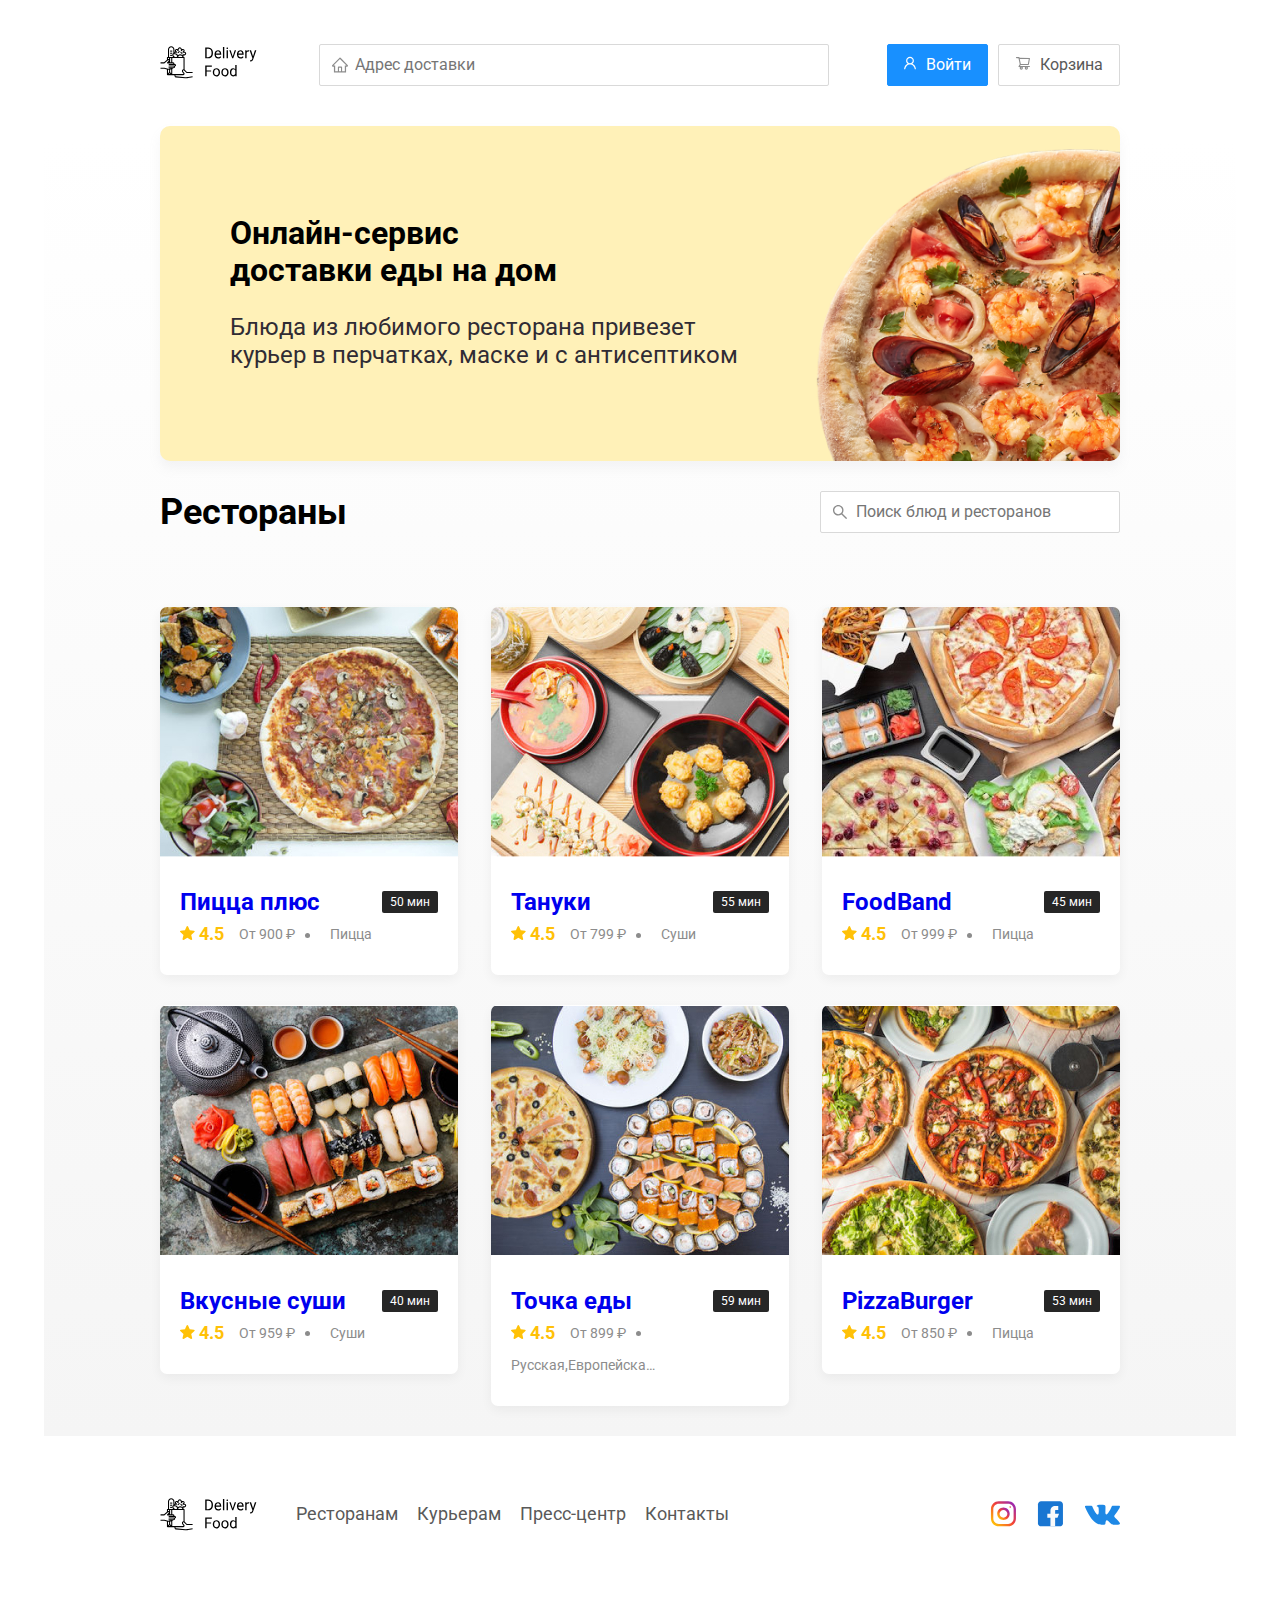
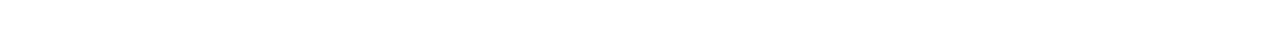
<file: index.html>
<!DOCTYPE html>
<html lang="ru">

<head>
    <meta charset="UTF-8">
    <meta name="viewport" content="width=device-width, initial-scale=1.0">
    <title>Delivery food - доставка еды на дом</title>
    <link href="https://fonts.googleapis.com/css2?family=Roboto:ital,wght@0,400;1,700&display=swap" rel="stylesheet">
    <link rel="stylesheet" href="css\normalize.css">
    <link rel="stylesheet" href="css\animate.css" class="rel"/>
    <link rel="stylesheet" href="css/style.css">
</head>

<body>
    <div class="container">
        <header class="header">
            <a href="index.html" "logo animated fadeInRight delay-0.5s">
                <img src="img\logo.svg" alt="logo" />
            </a>
            <input type="text" class="input input-address" placeholder="Адрес доставки">
            <div class="class buttons">
                <button class="button button-primary">
                    <img src="img/user.svg" alt="user" class="button-icon">
                    <span class="button-text">Войти</span>
                </button>
                <button class="button">
                    <img src="img/shopping-cart.svg" alt="shopping-cart" class="button-icon">
                    <span class="button-text">Корзина</span>
                </button>
            </div>
        </header>
    </div>
    <!-- /.div -->

    <main class="main">
        <div class="container">
            <section class="promo">
                <h1 class="promoo-title">Онлайн-сервис </br> доставки еды на дом</h1>
                <p class="promo-text">Блюда из любимого ресторана привезет курьер в перчатках, маске и с антисептиком
                </p>
            </section>
            <section class="restaurants">
                <div class="section-heading">
                    <h2 class="section-title">Рестораны</h2>
                    <input type="text" class="input input-search" placeholder="Поиск блюд и ресторанов"></input>
                </div>
            </section>
            <div class="cards">
                <a href="restaurant.html" class="card wow fadeInUp" Data-wow-delay="0.2s">
                    <img src="img/image.jpg" alt="image" class="card-image">
                    <div class="card-text">
                        <div class="card-heading">
                            <h3 class="card-title">Пицца плюс</h3>
                            <span class="card-tag tag">50 мин</span>
                        </div>
                        <!-- /.card-heding -->
                        <div class="card-info">
                            <div class="rating">
                                <img src="img/rating.svg" alt="rating" class="rating-star"> 4.5
                            </div>
                            <div class="price">От 900 ₽</div>
                            <div class="category">Пицца</div>
                        </div>
                        <!-- ./card-info -->
                    </div>
                    <!-- /.card-text -->
                </a>
                <!-- /.card -->

                <a href="restaurant.html" class="card wow fadeInUp" Data-wow-delay="0.4s">
                    <img src="img/image1.jpg" alt="image" class="card-image">
                    <div class="card-text">
                        <div class="card-heading">
                            <h3 class="card-title">Тануки</h3>
                            <span class="card-tag tag">55 мин</span>
                        </div>
                        <!-- /.card-heding -->
                        <div class="card-info">
                            <div class="rating">
                                <img src="img/rating.svg" alt="rating" class="rating-star"> 4.5
                            </div>
                            <div class="price">От 799 ₽</div>
                            <div class="category">Суши</div>
                        </div>
                        <!-- ./card-info -->
                    </div>
                    <!-- /.card-text -->
                </a>
                <!-- /.card -->

                <a href="restaurant.html" class="card wow fadeInUp" Data-wow-delay="0.6s">
                    <img src="img/image2.jpg" alt="image" class="card-image">
                    <div class="card-text">
                        <div class="card-heading">
                            <h3 class="card-title">FoodBand</h3>
                            <span class="card-tag tag">45 мин</span>
                        </div>
                        <!-- /.card-heding -->
                        <div class="card-info">
                            <div class="rating">
                                <img src="img/rating.svg" alt="rating" class="rating-star"> 4.5
                            </div>
                            <div class="price">От 999 ₽</div>
                            <div class="category">Пицца</div>
                        </div>
                        <!-- ./card-info -->
                    </div>
                    <!-- /.card-text -->
                </a>
                <!-- /.card -->

                <a href="restaurant.html" class="card wow fadeInUp" Data-wow-delay="0.8s">
                    <img src="img/image3.jpg" alt="image" class="card-image">
                    <div class="card-text">
                        <div class="card-heading">
                            <h3 class="card-title">Вкусные суши</h3>
                            <span class="card-tag tag">40 мин</span>
                        </div>
                        <!-- /.card-heding -->
                        <div class="card-info">
                            <div class="rating">
                                <img src="img/rating.svg" alt="rating" class="rating-star"> 4.5
                            </div>
                            <div class="price">От 959 ₽</div>
                            <div class="category">Суши</div>
                        </div>
                        <!-- ./card-info -->
                    </div>
                    <!-- /.card-text -->
                </a>
                <!-- /.card -->

                <a href="restaurant.html" class="card wow fadeInUp" Data-wow-delay="1s">
                    <img src="img/image4.jpg" alt="image" class="card-image">
                    <div class="card-text">
                        <div class="card-heading">
                            <h3 class="card-title">Точка еды</h3>
                            <span class="card-tag tag">59 мин</span>
                        </div>
                        <!-- /.card-heding -->
                        <div class="card-info">
                            <div class="rating">
                                <img src="img/rating.svg" alt="rating" class="rating-star"> 4.5
                            </div>
                            <div class="price">От 899 ₽</div>
                            <div class="category">Русская,Европейская кухня</div>
                        </div>
                        <!-- ./card-info -->
                    </div>
                    <!-- /.card-text -->
                </a>
                <!-- /.card -->

                <a href="restaurant.html" class="card wow fadeInUp" Data-wow-delay="1.2s">
                    <img src="img/image5.jpg" alt="image" class="card-image">
                    <div class="card-text">
                        <div class="card-heading">
                            <h3 class="card-title">PizzaBurger</h3>
                            <span class="card-tag tag">53 мин</span>
                        </div>
                        <!-- /.card-heding -->
                        <div class="card-info">
                            <div class="rating">
                                <img src="img/rating.svg" alt="rating" class="rating-star"> 4.5
                            </div>
                            <div class="price">От 850 ₽</div>
                            <div class="category">Пицца</div>
                        </div>
                        <!-- ./card-info -->
                    </div>
                    <!-- /.card-text -->
                </a>
                <!-- /.card -->

            </div>
            <!-- /.cards -->
        </div>
    </main>
    <footer class="footer">
        <div class="container">
            <div class="footer-block">
                <img src="/img/logo.svg" alt="logo" class="logo footer-logo wow fadeInRight" Data-wow-delay="0.6s">
                <nav class="footer-nav">
                    <a href="#" class="footer-link">Ресторанам</a>
                    <a href="#" class="footer-link">Курьерам</a>
                    <a href="#" class="footer-link">Пресс-центр</a>
                    <a href="#" class="footer-link">Контакты</a>
                </nav>
                <div class="social-link">
                    <a href="#" class="social-link"><img src="img/instagram.svg" alt="instagram"></a>
                    <a href="#" class="social-link"><img src="img/fb.svg" alt="facebook"></a>
                    <a href="#" class="social-link"><img src="img/vk.svg" alt="vk"></a>
                </div>
            </div>
        </div>
    </footer>
      <script src="js/wow.min.js"></script>
    <script src="js/main.js"></script>
</body>

</html>
</file>
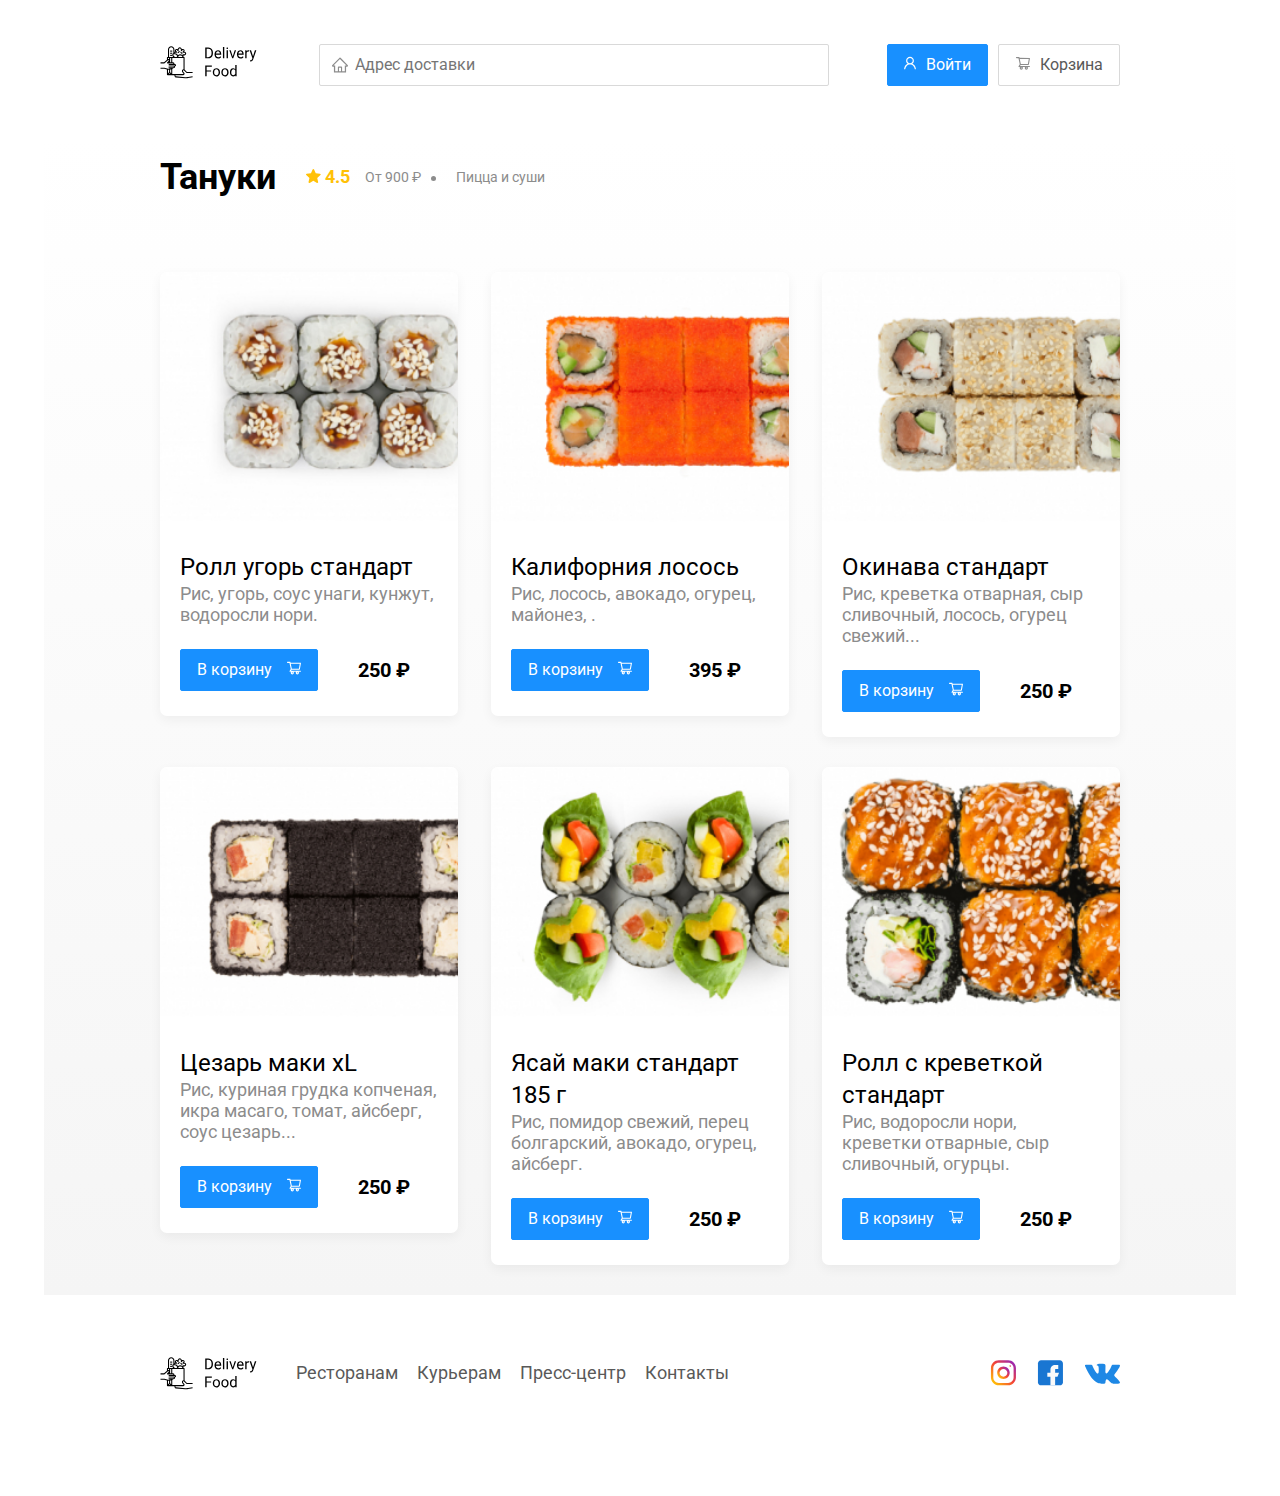
<file: restaurant.html>
<!DOCTYPE html>
<html lang="ru">

<head>
    <meta charset="UTF-8">
    <meta name="viewport" content="width=device-width, initial-scale=1.0">
    <title>Тануки - доставка еды на дом</title>
    <link href="https://fonts.googleapis.com/css2?family=Roboto:ital,wght@0,400;1,700&display=swap" rel="stylesheet">
    <link rel="stylesheet" href="css\normalize.css"/>
    <link rel="stylesheet" href="css\animate.css" class="rel"/>
    <link rel="stylesheet" href="css/style.css"/>
</head>

<body>
    <div class="container">
        <header class="header">
            <a href="index.html" class="logo animated fadeInRight delay-0.5s">
                <img src="img\logo.svg" alt="logo" />
            </a>
            <input type="text" class="input input-address" placeholder="Адрес доставки">
            <div class="class buttons">
                <button class="button button-primary">
                    <img src="img/user.svg" alt="user" class="button-icon">
                    <span class="button-text">Войти</span>
                </button>
                <button class="button" id="cart-button">
                    <img src="img/shopping-cart.svg" alt="shopping-cart" class="button-icon">
                    <span class="button-text">Корзина</span>
                </button>
            </div>
        </header>
    </div>
    <!-- /.div -->

    <main class="main">
        <div class="container">
            <section class="restaurants">
                <div class="section-heading">
                    <h2 class="section-title">Тануки</h2>
                    <div class="card-info">
                        <div class="rating">
                            <img src="img/rating.svg" alt="rating" class="rating-star"> 4.5
                        </div>
                        <div class="price">От 900 ₽</div>
                        <div class="category">Пицца и суши</div>
                    </div>
                </div>
            </section>
            <div class="cards">
                <div class="card wow fadeInUp" Data-wow-delay="0.2s">
                    <img src="img/tanuki.jpg" alt="image" class="card-image">
                    <div class="card-text">
                        <div class="card-heading">
                            <h3 class="card-title card-title-reg">Ролл угорь стандарт</h3>
                        </div>
                        <!-- /.card-heding -->
                        <div class="card-info">
                            <div class="ingredients">Рис, угорь, соус унаги, кунжут, водоросли нори.</div>
                        </div>
                        <!-- ./card-info -->
                        <div class="card-buttons">
                            <button class="button button-primary">
                                <span class="button-card-text">В корзину</span>
                                <img src="img/shopping-cart-white.svg" alt="shopping-cart" class="button-card-image">
                            </button>
                            <strong class="card-price-bold">250 ₽</strong>
                        </div>
                    </div>
                    <!-- /.card-text -->
                </div>
                <!-- /.card -->

                <div class="card wow fadeInUp" Data-wow-delay="0.4s">
                    <img src="img/tanuki1.jpg" alt="image" class="card-image">
                    <div class="card-text">
                        <div class="card-heading">
                            <h3 class="card-title card-title-reg">Калифорния лосось</h3>
                        </div>
                        <!-- /.card-heding -->
                        <div class="card-info">
                            <div class="ingredients">Рис, лосось, авокадо, огурец, майонез, .
                            </div>
                        </div>
                        <!-- ./card-info -->
                        <div class="card-buttons">
                            <button class="button button-primary">
                                <span class="button-card-text">В корзину</span>
                                <img src="img/shopping-cart-white.svg" alt="shopping-cart" class="button-card-image">
                            </button>
                            <strong class="card-price-bold">395 ₽</strong>
                        </div>
                    </div>
                    <!-- /.card-text -->
                </div>
                <!-- /.card -->

                <div class="card wow fadeInUp" Data-wow-delay="0.6s">
                    <img src="img/tanuki2.jpg" alt="image" class="card-image">
                    <div class="card-text">
                        <div class="card-heading">
                            <h3 class="card-title card-title-reg">Окинава стандарт</h3>
                        </div>
                        <!-- /.card-heding -->
                        <div class="card-info">
                            <div class="ingredients"> Рис, креветка отварная, сыр сливочный, лосось, огурец свежий...
                            </div>
                        </div>
                        <!-- ./card-info -->
                        <div class="card-buttons">
                            <button class="button button-primary">
                                <span class="button-card-text">В корзину</span>
                                <img src="img/shopping-cart-white.svg" alt="shopping-cart" class="button-card-image">
                            </button>
                            <strong class="card-price-bold">250 ₽</strong>
                        </div>
                    </div>
                    <!-- /.card-text -->
                </div>
                <!-- /.card -->

                <div class="card wow fadeInUp" Data-wow-delay="0.8s">
                    <img src="img/tanuki3.jpg" alt="image" class="card-image">
                    <div class="card-text">
                        <div class="card-heading">
                            <h3 class="card-title card-title-reg">Цезарь маки хL</h3>
                        </div>
                        <!-- /.card-heding -->
                        <div class="card-info">
                            <div class="ingredients">Рис, куриная грудка копченая, икра масаго, томат, айсберг, соус
                                цезарь...</div>
                        </div>
                        <!-- ./card-info -->
                        <div class="card-buttons">
                            <button class="button button-primary">
                                <span class="button-card-text">В корзину</span>
                                <img src="img/shopping-cart-white.svg" alt="shopping-cart" class="button-card-image">
                            </button>
                            <strong class="card-price-bold">250 ₽</strong>
                        </div>
                    </div>
                    <!-- /.card-text -->
                </div>
                <!-- /.card -->

                <div class="card wow fadeInUp" Data-wow-delay="1s">
                    <img src="img/tanuki4.jpg" alt="image" class="card-image">
                    <div class="card-text">
                        <div class="card-heading">
                            <h3 class="card-title card-title-reg">Ясай маки стандарт 185 г</h3>
                        </div>
                        <!-- /.card-heding -->
                        <div class="card-info">
                            <div class="ingredients">Рис, помидор свежий, перец болгарский, авокадо, огурец, айсберг.
                            </div>
                        </div>
                        <!-- ./card-info -->
                        <div class="card-buttons">
                            <button class="button button-primary">
                                <span class="button-card-text">В корзину</span>
                                <img src="img/shopping-cart-white.svg" alt="shopping-cart" class="button-card-image">
                            </button>
                            <strong class="card-price-bold">250 ₽</strong>
                        </div>
                    </div>
                    <!-- /.card-text -->
                </div>
                <!-- /.card -->

                <div class="card wow fadeInUp" Data-wow-delay="1.2s">
                    <img src="img/tanuki5.jpg" alt="image" class="card-image">
                    <div class="card-text">
                        <div class="card-heading">
                            <h3 class="card-title card-title-reg">Ролл с креветкой стандарт</h3>
                        </div>
                        <!-- /.card-heding -->
                        <div class="card-info">
                            <div class="ingredients">Рис, водоросли нори, креветки отварные, сыр сливочный, огурцы.
                            </div>
                        </div>
                        <!-- ./card-info -->
                        <div class="card-buttons">
                            <button class="button button-primary">
                                <span class="button-card-text">В корзину</span>
                                <img src="img/shopping-cart-white.svg" alt="shopping-cart" class="button-card-image">
                            </button>
                            <strong class="card-price-bold">250 ₽</strong>
                        </div>
                    </div>
                    <!-- /.card-text -->
                </div>
                <!-- /.card -->

            </div>
            <!-- /.cards -->
        </div>
    </main>
    <footer class="footer">
        <div class="container">
            <div class="footer-block">
                <img src="img/logo.svg" alt="logo" class="logo footer-logo">
                <nav class="footer-nav">
                    <a href="#" class="footer-link">Ресторанам</a>
                    <a href="#" class="footer-link">Курьерам</a>
                    <a href="#" class="footer-link">Пресс-центр</a>
                    <a href="#" class="footer-link">Контакты</a>
                </nav>
                <div class="social-link">
                    <a href="#" class="social-link"><img src="img/instagram.svg" alt="instagram"></a>
                    <a href="#" class="social-link"><img src="img/fb.svg" alt="facebook"></a>
                    <a href="#" class="social-link"><img src="img/vk.svg" alt="vk"></a>
                </div>
            </div>
        </div>
    </footer>

    <div class="modal">
        <div class="modal-dialog">
            <div class="modal-header">
                <h3 class="modal-title">Корзина</h3>
                <button class="close">&times;</button>
            </div>
            <!-- /.modal-header -->
            <div class="modal-body">
                <div class="food-row">
                    <span class="food-name">Ролл угорь стандарт</span>
                    <strong class="food-price">250 ₽</strong>
                    <div class="food-counter">
                        <button class="counter-button">-</button>
                        <span class="counter">1</span>
                        <button class="counter-button">+</button>
                        
                    </div>
                </div>
                <!-- /.foods-row -->
                <div class="food-row">
                    <span class="food-name">Ролл угорь стандарт</span>
                    <strong class="food-price">250 ₽</strong>
                    <div class="food-counter">
                        <button class="counter-button">-</button>
                        <span class="counter">1</span>
                        <button class="counter-button">+</button>
                        
                    </div>
                </div>
                <!-- /.foods-row -->
                <div class="food-row">
                    <span class="food-name">Ролл угорь стандарт</span>
                    <strong class="food-price">250 ₽</strong>
                    <div class="food-counter">
                        <button class="counter-button">-</button>
                        <span class="counter">1</span>
                        <button class="counter-button">+</button>
                        
                    </div>
                </div>
                <!-- /.foods-row -->
                <div class="food-row">
                    <span class="food-name">Ролл угорь стандарт</span>
                    <strong class="food-price">250 ₽</strong>
                    <div class="food-counter">
                        <button class="counter-button">-</button>
                        <span class="counter">1</span>
                        <button class="counter-button">+</button>
                        
                    </div>
                </div>
                <!-- /.foods-row -->
                
            </div>
            <!-- /.modal-body -->
            <div class="modal-footer">
                <span class="modal-pricetag">1250 ₽</span>
                <div class="footer-buttons">
                    <button class="button button-primary">Оформить заказ</button>
                    <button class="button">Отмена</button>
                </div>
            </div>
            <!-- /.modal-footer -->
        </div>
        <!-- /.modal-dialog -->
    </div>
    <script src="js/wow.min.js"></script>
    <script src="js/main.js"></script>
</body>

</html>
</file>
<file: css/style.css>
* {
  box-sizing: border-box;
}

body {
  font-family: 'Roboto', sans-serif;
  padding: 44px;
}

.container {
  max-width: 1200px;
  margin: auto;
}

.header {
  display: flex;
  align-items: center;
  justify-content: space-between;
  margin-bottom: 40px;
}

.input {
  background: #FFFFFF;
  border: 1px solid #D9D9D9;
  border-radius: 2px;
  font-size: 16px;
  line-height: 24px;
  padding: 8px;
  padding-left: 35px;
  background-repeat: no-repeat;
  background-position: left 11px center;
}

.input-address {
  background-image: url(../img/home.svg);
  flex: 0.8;
}

.input-search {
  background-image: url(../img/search.svg);
  width: 300px;
  margin-left: auto;
}

.buttons {
  display: flex;
  align-items: center;
}

.button {
  padding: 8px 16px;
  background: #FFFFFF;
  border: 1px solid #D9D9D9;
  box-sizing: border-box;
  box-shadow: 0px 0px 2px rgba(0, 0, 0, 0.0015);
  border-radius: 2px;
  color: #595959;
  font-size: 16px;
  line-height: 24px;
}

.button-primary {
  background: #1890FF;
  border: 1px solid #1890FF;
  color: #fff;
  margin-right: 10px;
}

.button-icon {
  margin-right: 6px;
}

.button-card-text {
  margin-right: 10px;
}

.promo {
  box-shadow: 0px 7px 12px rgba(158, 158, 163, 0.1);
  background: #FFF1B8 url(../img/promo-image.jpg)no-repeat top right -200px / 550px;
  border-radius: 10px;
  padding: 68px 70px;
}

.promo-title {
  font-style: normal;
  font-weight: bold;
  font-size: 39px;
  line-height: 46px;
  color: #302C34;
}

.promo-text {
  font-style: normal;
  font-weight: normal;
  font-size: 24px;
  line-height: 28px;
  color: #302C34;
  max-width: 538px;
}

.section-heading {
  display: flex;
  align-items: center;
  margin-bottom: 44px;
}

.section-title {
  font-style: normal;
  font-weight: bold;
  font-size: 36px;
  line-height: 42px;
  color: #000000;
  margin-right: 30px;
}

.cards {
  display: flex;
  align-items: flex-start;
  justify-content: space-between;
  flex-wrap: wrap;
}

.card {
  background: #FFFFFF;
  box-shadow: 0px 4px 12px rgba(0, 0, 0, 0.05);
  border-radius: 7px;
  overflow: hidden;
  margin-bottom: 30px;
  flex-basis: 31%;
  text-decoration: none;
}

.card-image {
  width: 384px;
  height: 250px;
  object-fit: cover;
}

.card-text {
padding: 25px 20px;
}

.card-heading {
  display: flex;
  align-items: center;
  justify-content: space-between;
}

.card-title {
  margin: 0;
  font-style: normal;
  font-weight: bold;
  font-size: 24px;
  line-height: 32px;
}

.card-title-reg {
  font-weight: 400;
}

.card-tag {
  font-style: normal;
  font-weight: normal;
  font-size: 12px;
  line-height: 20px;
  color: white;
  background: #262626;
  border-radius: 2px;
  padding: 1px 8px;
}

.card-info {
  display: flex;
  align-items: center;
  flex-wrap: wrap;
}

.card-buttons {
  display: flex;
  align-items: center;
  margin-top: 24px;
}

.card-price-bold {
  font-weight: bold;
  font-size: 20px;
  line-height: 32px;
  margin-left: 30px;
}

.rating {
  margin-right: 26px;
  color: #FFC107;
  font-style: normal;
  font-weight: bold;
  font-size: 18px;
  line-height: 32px;
}

.price,
category {
  color: #8C8C8C;
  font-style: normal;
  font-weight: normal;
  font-size: 18px;
  line-height: 32px;
}

.price {
  margin-right: 10px;
}

.ingredients {
  color: #8C8C8C;
  font-size: 18px;
  line-height: 21px;
}

.category {
  text-overflow: ellipsis;
  overflow: hidden;
  white-space: nowrap;
  max-width: 150px;
  font-size: 18px;
  line-height: 32px;



/* Gray / gray-7 */

color: #8C8C8C;
}

.price:after {
  content: "";
  width: 5px;
  height: 5px;
  background-color: #8C8C8C;
  display: inline-block;
  vertical-align: middle;
  border-radius: 50%;
  margin-left: 10px;
  margin-right: 10px;
}

.main {
  background: linear-gradient(180deg, rgba(245, 245, 245, 0) 1.04%, #F5F5F5 100%);
}

.footer {
  padding: 60px 0px;
}

.footer-block {
  display: flex;
  align-items: center;
  justify-content: space-between;
}

.footer-nav {
  margin-right: auto;
  margin-left: 35px;
}

.footer-link {
  display: inline-block;
  color: #595959;
  font-style: normal;
  font-weight: normal;
  font-size: 18px;
  line-height: 21px;
  text-decoration: none;
}

.footer-link:not(:last-child) {
  margin-right: 15px;
}

.social-link {
  display: flex;
  align-items: center;
  justify-content: right;
}

.social-link:not(:last-child) {
  margin-right: 21px;
}

.modal {
  position: fixed;
  left: 0;
  top: 0;
  width: 100%;
  height: 100%;
  background: rgba(0, 0, 0, 0.4);
  display: none;
}

.is-open {
  display: flex;
}

.modal-dialog {
  max-width: 780px;
  width: 95%;
  background: #FFFFFF;
  border-radius: 5px;
  margin: auto;
  padding: 40px 45px;
}

.modal-header {
  display: flex;
  align-items: center;
  justify-content: space-between;
  margin-bottom: 45px;

}

.modal-title {
  margin: 0;
  font-weight: bold;
font-size: 36px;
line-height: 42px;
color: #000000;
}

.close {
  font-size: 36px;
  border: none;
  background-color: transparent;
}

.modal-body {
  margin-bottom: 52px;
}

.food-row {
  display: flex;
  align-items: flex-start;
  justify-content: space-between;
  padding-bottom: 8px;
  border-bottom: 1px solid #D9D9D9;
  margin-bottom: 15px;
}

.food-name {
  font-weight: normal;
  font-size: 18px;
  line-height: 32px;
}

.food-price {
  margin-left: auto;
  margin-right: 47px;
  font-weight: bold;
font-size: 20px;
line-height: 32px;
}

.food-counter  {
  display: flex;
  align-items: center;
}

.counter-button {
  display: flex;
  align-items: center;
  justify-content: center;
  width: 39px;
  height: 32px;
  background: #FFFFFF;
  border: 1px solid #40A9FF;
  box-sizing: border-box;
  border-radius: 2px;
  font-weight: normal;
  font-size: 14px;
  line-height: 22px;
  color: #40A9FF;
}

.counter {
  font-size: 16px;
  line-height: 24px;
  margin-left: 10px;
  margin-right: 10px;
}

.modal-footer {
  display: flex;
  align-items: center;
  justify-content: space-between;
}

.footer-buttons {
  display: flex;
  align-items: center;
}

.modal-pricetag {
  background: #262626;
  border-radius: 5px;
  color: #FFFFFF;
  padding: 15px 20px;
  font-size: 20px;
  line-height: 23px;
}

@media (max-width: 1366px) {
  .container {
    max-width: 960px;
  }

  .promo {
    background-position: center right -200;
    background-size: 505px;
  }

  .rating {
    margin-right: 15px;
  }

  .category,
  .price {
    font-size: 14px;
  }
}

@media (max-width: 992px) {
  .container {
    max-width: 750px;
  }

  .button-icon {
    margin: 0;
  }

  .button {
    min-height: 40px;
  }

  .promo {
    padding: 50px;
    background-size: 500px;
    background-position: center right -200;
  }

  .promo-text {
    font-size: 18px;
    max-width: 400px;
  }

  .card {
    flex-basis: 49%;
  }

  .footer-link {
    font-size: 16px;
  }
}

@media (max-width: 768px) {
  .container {
    max-width: 560px;
  }

  .card-info {
    flex-wrap: wrap;
  }

  .reating {
    flex-basis: 100%;
  }

  .card-title {
    font-size: 18px;
  }

  .promo {
    background-size: 335px;
    background-position: center right -200;
  }

  .promo-text {
    margin-top: 0;
  }

  .promo-title {
    font-size: 24px;
    line-height: 1.4;
  }
}

@media (max-width: 578px) {
  .container {
    width: 90%;
  }

  .header {
    flex-wrap: wrap;
  }

  .input-address {
    margin-top: 15px;
    order: 5;
    flex: 1;
  }

  .promo {
    background-image: none;
  }

  .promo-title {
    margin-bottom: 10px;
  }

  .section-title {
    font-size: 20px;
  }

  .card {
    flex-basis: 100%;
  }

  .card-image {
    width: 100%;
  }

  .footer {
    padding: 30px 0;
  }

  .footer-block {
    align-self: flex-start;
  }

  .footer-nav {
    margin-left: 0;
    margin-right: 0;
    order: 0;
    display: flex;
    flex-direction: column;
  }

  .footer-logo {
    margin-right: 15px;
    order: 1;
  }

  .social-links {
    order: 2;
  }
}

@media (max-width: 480px) {
  .button-text {
    display: none;
  }

  .button-icon {
    margin: 0px;
  }

  .button {
    min-height: 40px;
  }

  .section-heading {
    flex-wrap: wrap;
  }

  .promo {
    padding: 20px;
    background-image: none;
  }

  .footer-block {
    flex-wrap: wrap;
    flex-direction: column;
    align-items: center;
  }

  .footer-logo {
    order: 0;
    margin-bottom: 20px;
  }

  .footer-nav {
    margin-bottom: 20px;
    text-align: center;
  }

  .footer-link:not(:last-child) {
    margin-right: 0;
  }
}
</file>
